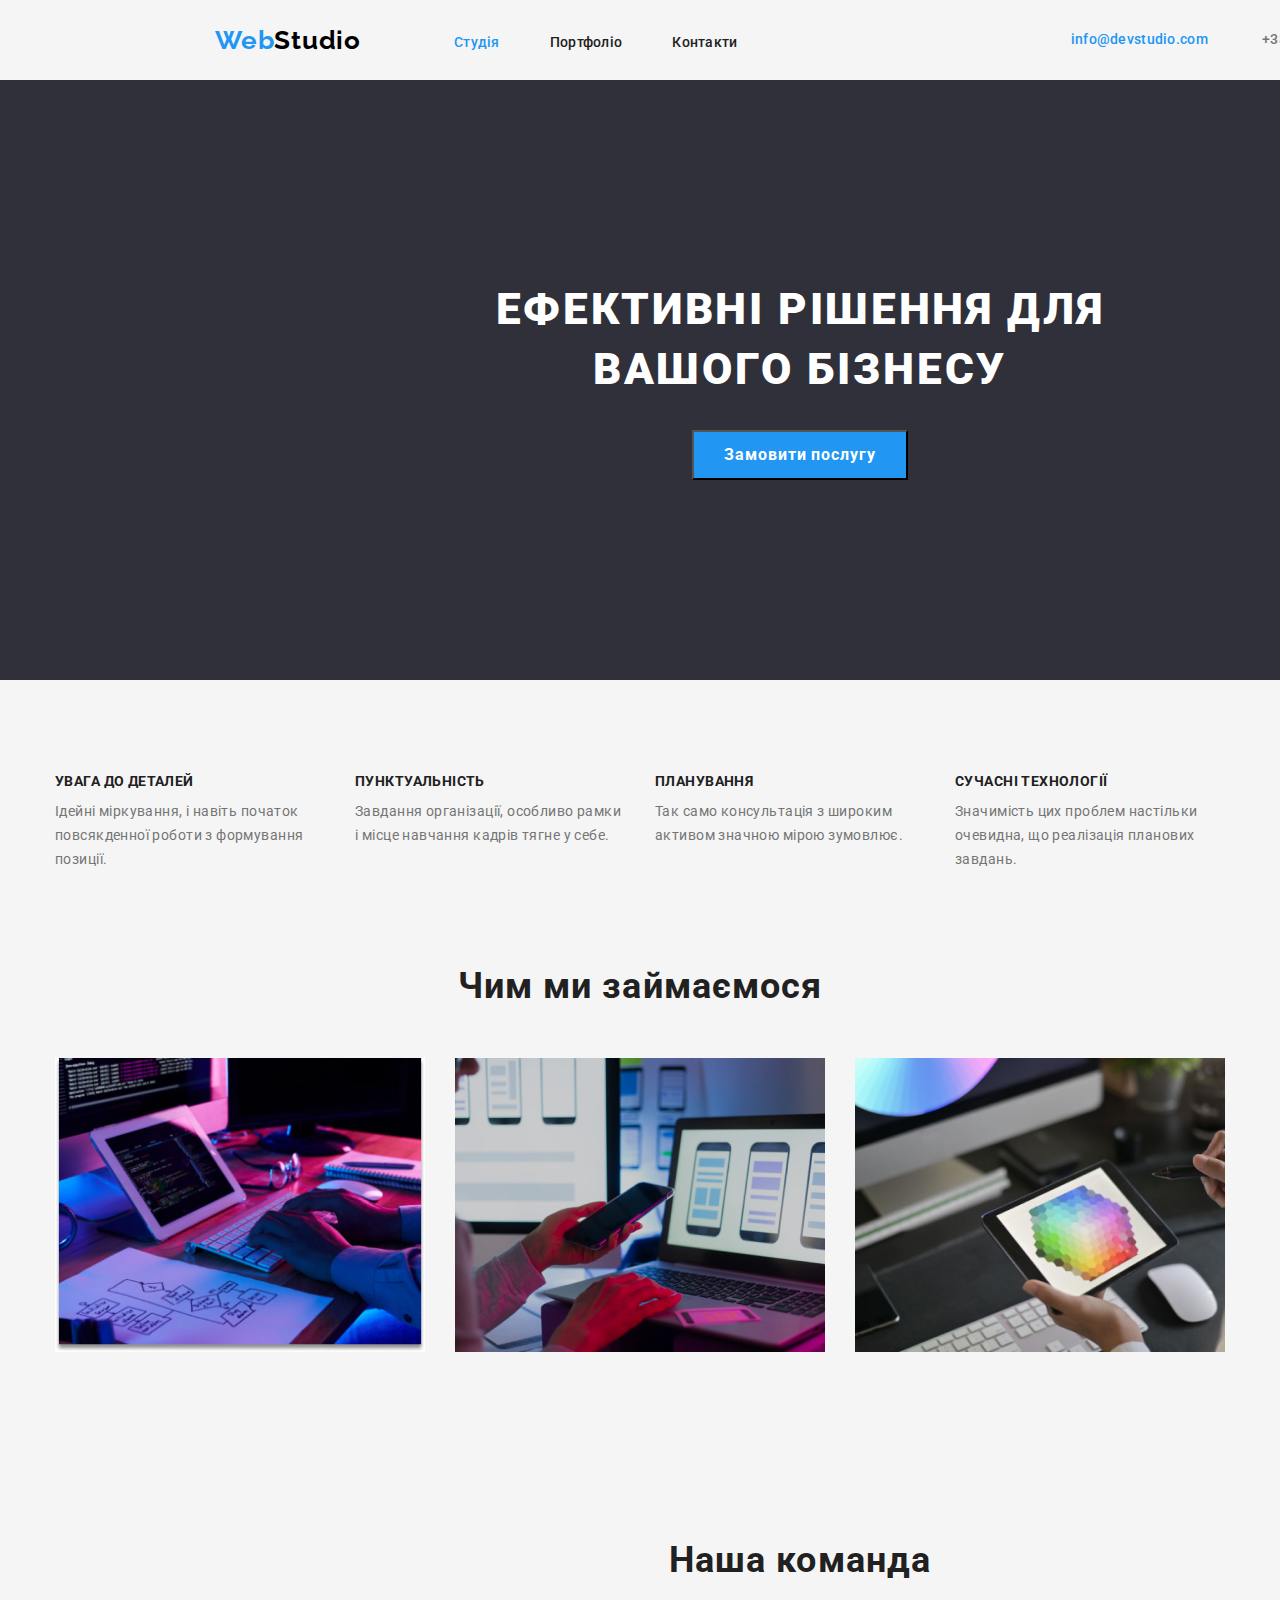
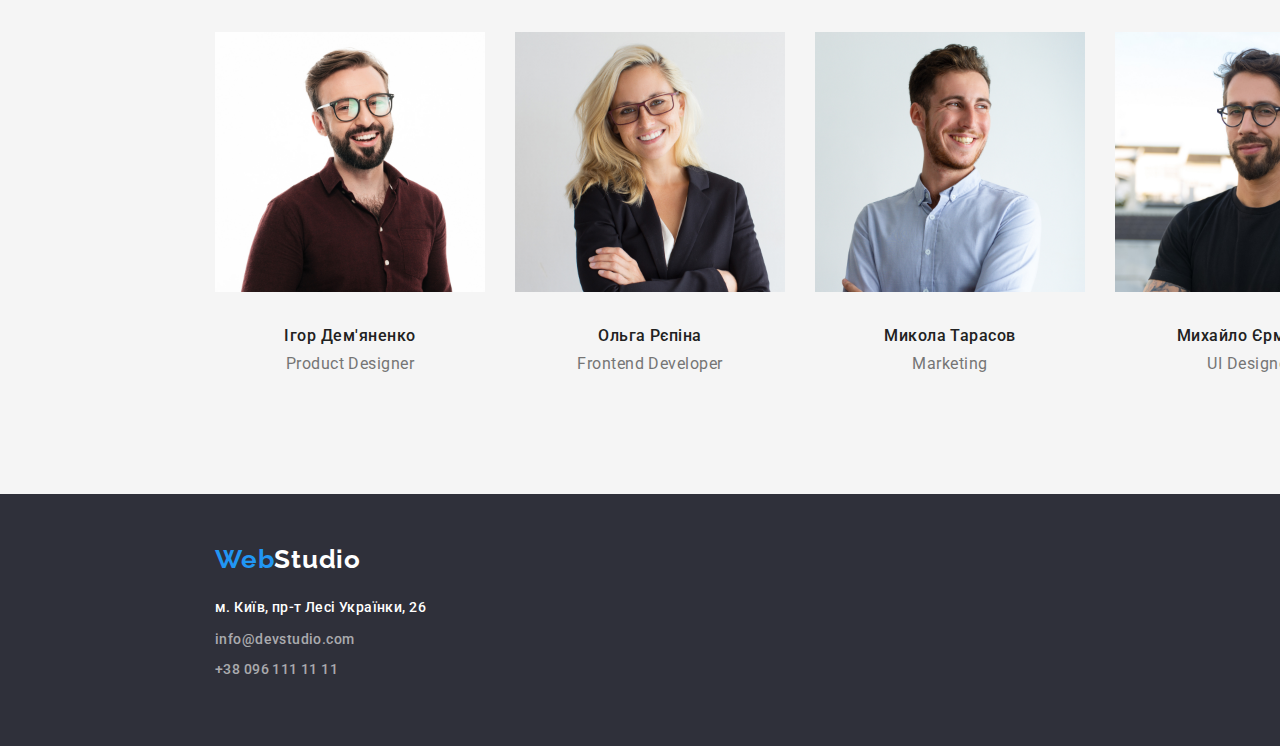
<file: index.html>
<!DOCTYPE html>
<html lang="uk">
<head>
    <meta charset="UTF-8">
    <meta http-equiv="X-UA-Compatible" content="IE=edge">
    <meta name="viewport" content="width=headre, initial-scale=1.0">
    <link rel="stylesheet" href="./css/styles.css">
    <title>Студія</title>
    <link rel="preconnect" href="https://fonts.googleapis.com">
<link rel="preconnect" href="https://fonts.gstatic.com" crossorigin>
<link href="https://fonts.googleapis.com/css2?family=Raleway:wght@700&family=Roboto:wght@400;500;700;900&display=swap" rel="stylesheet">

</head>
<body> <!-- header-->
    <header> 
        <div class="header-container">
            
                <a href="./index.html" class="logo-header">
                Web<span class="studio">Studio</span></a> 
            
            <nav>
                <ul class="site-nav">    <!-- ul список-->
                    <li><a href="./index.html"
                        class="list-html current">Студія</a></li>  
                    <li><a href="./портфоліо.html"
                        class="block box">Портфоліо</a></li>
                    <li><a href="#блок2"
                        class="block">Контакти</a></li>
                </ul>
            </nav>
            <div class="header-contact">
                <a href="mailto:" class="email">info@devstudio.com</a>   
                <a href="tel:+380961111111" class="number">+38 096 111 11 11</a>
            </div>
        </div>
    </header>

    <main>          <!-- main-->
        <section class="main-head"> 
            <div class="main-container">
                <h1 class="section-main">Ефективні рішення для <br>
                    вашого бізнесу</h1>
                <ul>
                    <li>
                        <button type="button" class="button-main">Замовити послугу</button>
                    </li>
                </ul>
            </div>
        </section>

        <section> <!-- descrip -->
            <div class="descrip-main">
                <h2 class="visually-hidden">Галерея</h2> 
                <ul class="descrip-list">    
                    <li class="title-descrip">                   
                        <h3 class="title">УВАГА ДО ДЕТАЛЕЙ</h3>
                        <p class="text">Ідейні міркування, і навіть початок<br>
                            повсякденної роботи з формування<br>
                            позиції.</p>               
                    </li>
                    <li class="title-descrip">                    
                        <h3 class="title">ПУНКТУАЛЬНІСТЬ</h3>
                        <p class="text">Завдання організації, особливо рамки<br>
                            і місце навчання кадрів тягне у себе.</p>              
                    </li>
                    <li class="title-descrip">                    
                        <h3 class="title">ПЛАНУВАННЯ</h3>
                        <p class="text">Так само консультація з широким<br> 
                            активом значною мірою зумовлює.</p>                
                    </li>
                    <li class="title-descrip">                   
                        <h3 class="title">СУЧАСНІ ТЕХНОЛОГІЇ</h3>
                        <p class="text">Значимість цих проблем настільки<br> 
                        очевидна, що реалізація планових<br>
                        завдань.</p>               
                    </li>    
                </ul>
            </div>
        </section>

        <section>  <!-- section-foto-->
            <div class="foto-frame">
                <h2 class="title-img">Чим ми займаємося</h2>
                <ul class="foto-list">    <!-- ul список-->
                    <li><img src="./img/комп_1.jpg" alt="комп_1" width="370" height="294"></li>
                    <li><img src="./img/комп_2.jpg" alt="комп_2" width="370" height="294"></li>
                    <li><img src="./img/комп_3.jpg" alt="комп_3" width="370" height="294"></li>
                    </ul>
            </div>
        </section>

        <section>    <!-- team-->
            <div class="team-professional">
                <h2 class="team-basic">Наша команда</h2>
                <ul class="team-list">    <!-- ul список-->
                    <li class="team-person">
                        <img src="./img/команда1.jpg" alt="команда1" width="270" height="260">
                        <h3 class="first-name">Ігор Дем'яненко</h3>
                        <p class="profession">Product Designer</p>               
                    </li>
                    <li class="team-person">
                        <img src="./img/команда2.jpg" alt="команда2" width="270" height="260">
                        <h3 class="first-name">Ольга Рєпіна</h3>
                        <p class="profession">Frontend Developer</p>              
                    </li>
                    <li class="team-person">
                        <img src="./img/команда3.jpg" alt="команда3" width="270" height="260">
                        <h3 class="first-name">Микола Тарасов</h3>
                        <p class="profession">Marketing</p>                
                    </li>
                    <li class="team-person">
                        <img src="./img/команда4.jpg" alt="команда4" width="270" height="260">
                        <h3 class="first-name">Михайло Єрмаков</h3>
                        <p class="profession">UI Designer</p>               
                    </li>    
                </ul>
            </div>
        </section>

    </main>

    <footer class="footer-name">    <!-- footer-->
        <div class="footer-picture">
            <a href="./index.html" class="logo-footer">
            Web<span class="logo-web">Studio</span></a>     
            
            <address class="address-picture">        
                <a href="https://goo.gl/maps/kxmiB2aWY7ckn5UL8"
                target="_blank" rel="noopener noreferrer nofollow"
                class="footer-address address-size"
                >м. Київ, пр-т Лесі Українки, 26</a>
                <ul>
                    <li class="address-size">
                        <a href="mailto:info@devstudio.com"
                        class="item-footer">info@devstudio.com</a></li>
                    <li class="address-tel">
                        <a href="tel:+380961111111"
                        class="item-footer">+38 096 111 11 11</a></li>            
                </ul>
            </address>
        </div>
    </footer>
</body>
</html>
</file>
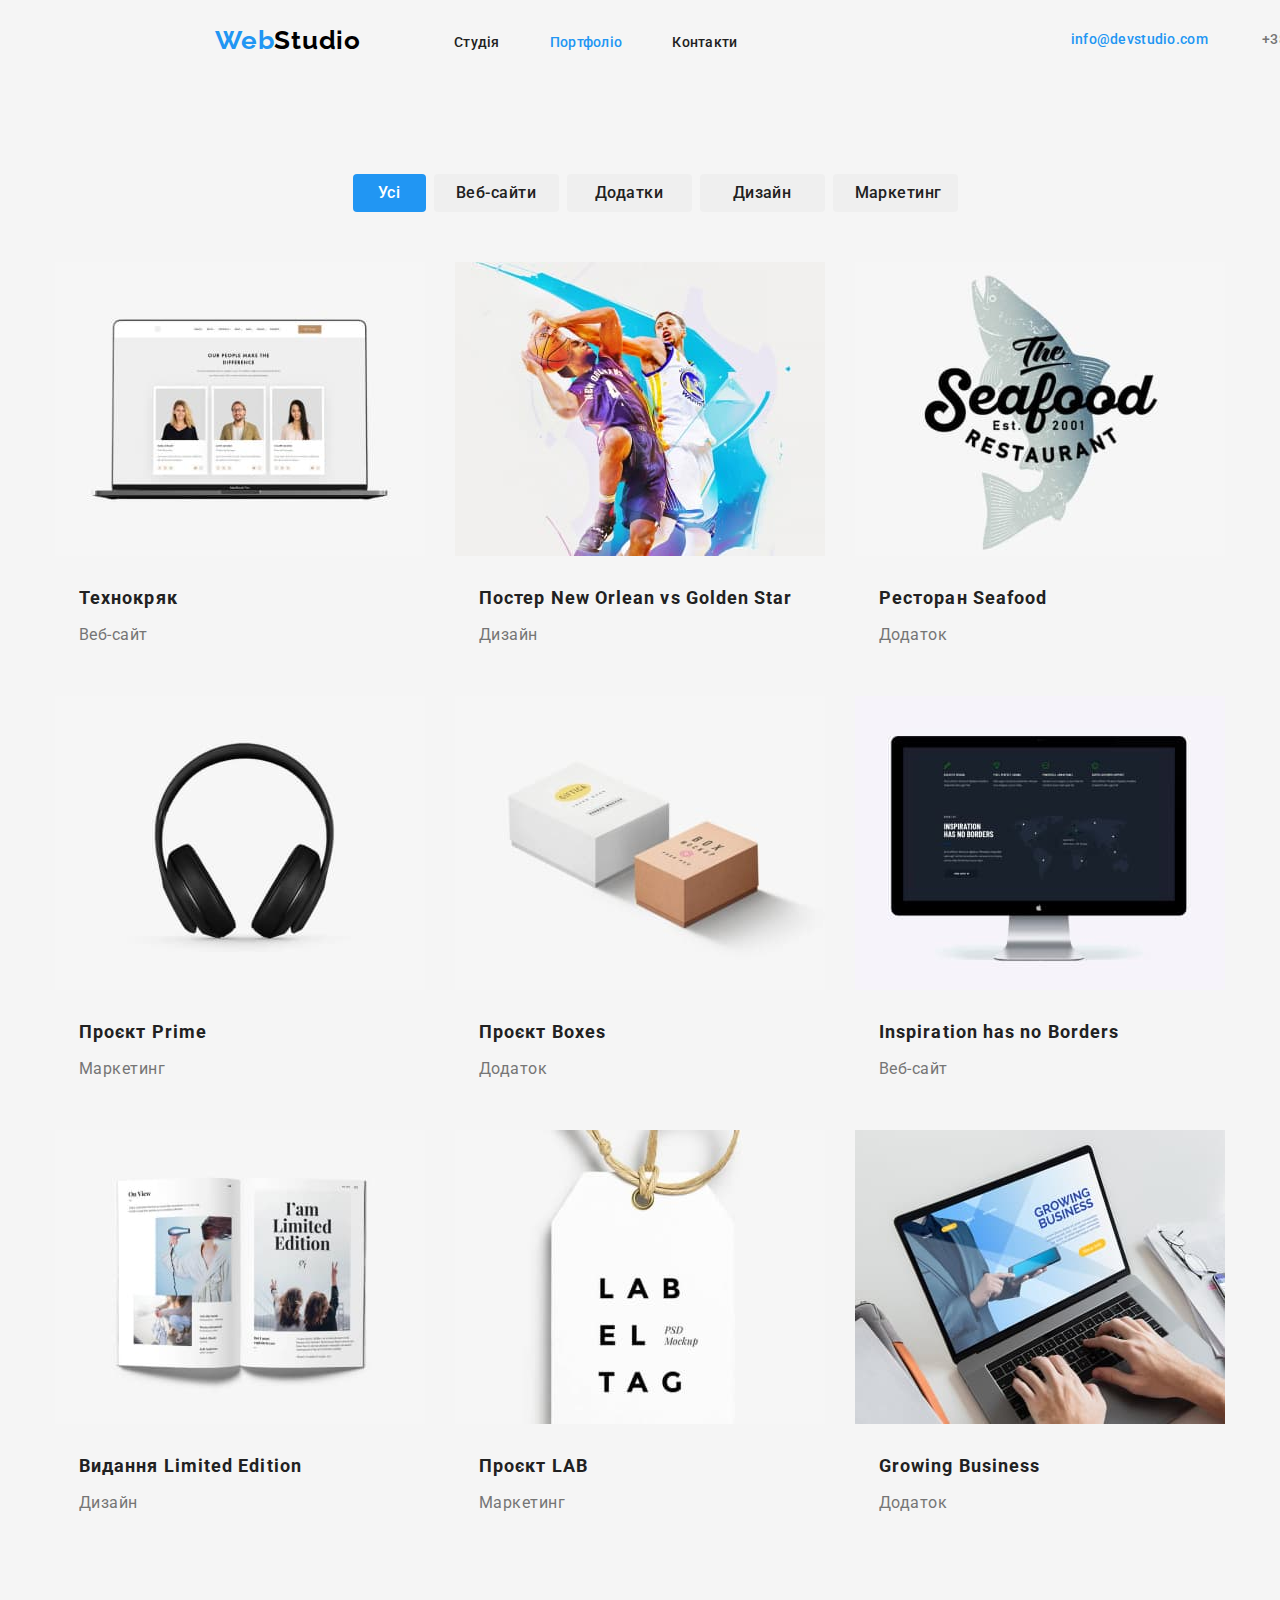
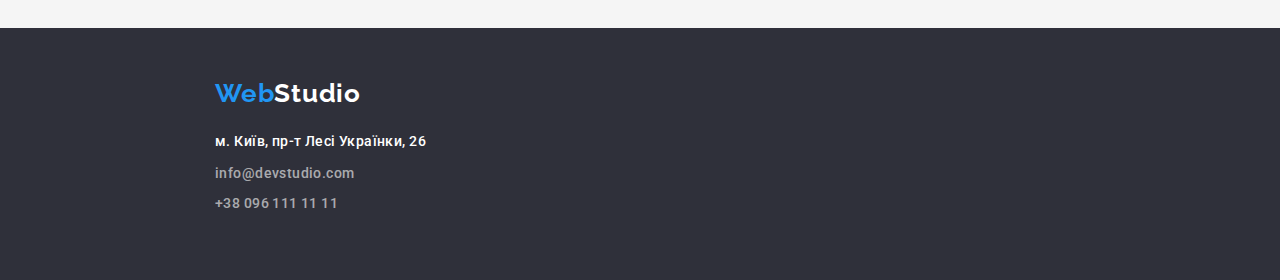
<file: портфоліо.html>
<!DOCTYPE html>
<html lang="en">
<head>
    <meta charset="UTF-8">
    <meta http-equiv="X-UA-Compatible" content="IE=edge">
    <meta name="viewport" content="width=h, initial-scale=1.0">
    <link rel="stylesheet" href="./css/styles.css">
    <title>Портфоліо</title>
    <link rel="preconnect" href="https://fonts.googleapis.com">
<link rel="preconnect" href="https://fonts.gstatic.com" crossorigin>
<link href="https://fonts.googleapis.com/css2?family=Raleway:wght@700&family=Roboto:wght@400;500;700;900&display=swap" rel="stylesheet">

</head>
<body>  <!-- header-->
    <header> 
        <div class="header-container">

            <a href="./index.html" class="logo-header">
            Web<span class="studio">Studio</span></a> 
        
            <nav>
                <ul class="site-nav">    <!-- ul список-->
                    <li><a href="./index.html"
                        class="block">Студія</a></li>  <!-- li елемент списку-->
                    <li><a href="./портфоліо.html"
                        class="list-html current">Портфоліо</a></li>
                    <li><a href="#блок2"
                        class="block">Контакти</a></li>
                </ul>
            </nav>
            <div class="header-contact">
                <a href="mailto:" class="email">info@devstudio.com</a>   
                <a href="tel:+380961111111" class="number">+38 096 111 11 11</a>
            </div>  
        </div>
    </header>

    <main>
         <!-- main-portfolio-->
         <div class="main-portfolio">  
                <div class="list-button">
                    <ul class="button-roster">
                        <li><button type="button" class="button-head current">Усі</button></li>
                        <li><button type="button" class="button-portfolio">Веб-сайти</button></li>
                        <li><button type="button" class="button-portfolio">Додатки</button></li>
                        <li><button type="button" class="button-portfolio">Дизайн</button></li>
                        <li><button type="button" class="button-portfolio">Маркетинг</button></li>
                    </ul>
                </div>
            <section> <!--section-foto-wrap -->
                <ul class="foto-wrap">
                    <li class="foto-item">
                        <img src="./img/project1.jpg" alt="project1" width="370" height="294">
                        <h3 class="project-name">Технокряк</h3>
                        <p class="descr">Веб-сайт</p>
                    </li>
                    <li class="foto-item">
                        <img src="./img/project2.jpg" alt="project2" width="370" height="294">
                        <h3 class="project-name">Постер New Orlean vs Golden Star</h3>
                        <p class="descr">Дизайн</p>
                    </li>
                    <li class="foto-item">
                        <img src="./img/project3.jpg" alt="project3" width="370" height="294">
                        <h3 class="project-name">Ресторан Seafood</h3>
                        <p class="descr">Додаток</p>
                    </li>
                    <li class="foto-item">
                        <img src="./img/project4.jpg" alt="project4" width="370" height="294">
                        <h3 class="project-name">Проєкт Prime</h3>
                        <p class="descr">Маркетинг</p>
                    </li>
                    <li class="foto-item">
                        <img src="./img/project5.jpg" alt="project5" width="370" height="294">
                        <h3 class="project-name">Проєкт Boxes</h3>
                        <p class="descr">Додаток</p>
                    </li>
                    <li class="foto-item">
                        <img src="./img/project6.jpg" alt="project6" width="370" height="294">
                        <h3 class="project-name">Inspiration has no Borders</h3>
                        <p class="descr">Веб-сайт</p>
                    </li>
                    <li class="foto-item">
                        <img src="./img/project7.jpg" alt="project7" width="370" height="294">
                        <h3 class="project-name">Видання Limited Edition</h3>
                        <p class="descr">Дизайн</p>
                    </li>
                    <li class="foto-item">
                        <img src="./img/project8.jpg" alt="project8" width="370" height="294">
                        <h3 class="project-name">Проєкт LAB</h3>
                        <p class="descr">Маркетинг</p>
                    </li>
                    <li class="foto-item">
                        <img src="./img/project9.jpg" alt="project9" width="370" height="294">
                        <h3 class="project-name">Growing Business</h3>
                        <p class="descr">Додаток</p>
                    </li>
                </ul>
            </section>
        </div>
    </main>

    <footer class="footer-name">    <!-- footer-->
        <div class="footer-picture">
            <a href="./index.html" class="logo-footer">
            Web<span class="logo-web">Studio</span></a>     
            
            <address class="address-picture">        
                <a href="https://goo.gl/maps/kxmiB2aWY7ckn5UL8"
                target="_blank" rel="noopener noreferrer nofollow"
                class="footer-address address-size"
                >м. Київ, пр-т Лесі Українки, 26</a>
                <ul>
                    <li class="address-size">
                        <a href="mailto:info@devstudio.com"
                        class="item-footer">info@devstudio.com</a></li>
                    <li class="address-tel">
                        <a href="tel:+380961111111"
                        class="item-footer">+38 096 111 11 11</a></li>            
                </ul>
            </address>
        </div>
    </footer>
</body>
</html>
</file>
<file: css/styles.css>
/* колір осн. текста   #212121 */
/* допоміж. колір текста  #757575 */
/* білий   #FFFFFF */
/* акцент   #2196F3 */
/* втор. колір фона #F5F5F5 */

/* var - функція в css  */

:root {
    --primary-text-color: #757575; /* всі шріфти чорні */
    --title-text-color: #212121;
    --accent-color: #2196F3;
    --white-color: #FFFFFF;
    --primary-white-color: #F5F5F5;

}

body{
    /*background-color: #FFFFFF; */ /* фон документа */
    background-color: var(--primary-white-color);
    color: var(--primary-text-color); 
    font-family: 'Roboto';
} 

/* селектор потомка (всі ссилки а)*/
* {
    margin: 0;  /* cбросити відступи до "0" */
    padding: 0; 
    box-sizing: border-box;     /* */
}

ul{
    list-style: none; /* видалить всі точки перед словами */
}


/* header */

.header-container {
    width: 1600px;
    height: 80px;
    margin: 0 auto;
    display: flex;
    align-items: center;    /* вирівнюємо по центру текст */
    /*justify-content: space-between; /* розтягує по ширині */*/
}



.logo-header{
    font-family: 'Raleway';
    font-weight: 700;
    font-size: 26px;
    line-height: 1.19;
    letter-spacing: 0.03em;
    color: var(--accent-color);
    text-decoration: none;
    margin-left: 215px;
}

.studio{
  

    color: #000000;
}

.site-nav {
    width: 281px;
    height: 16px;
    display: flex;
    gap: 50px;
    margin-left: 93px;
}

.list-html.current{ 
    
    font-weight: 500;
    font-size: 14px;
    line-height: 1.14;
    letter-spacing: 0.02em;
    color: var(--accent-color);
    text-decoration: none;
} 

.list-html:hover {  
    color: var(--title-text-color);
} 

.block{
    font-weight: 500;
    font-size: 14px;
    line-height: 1.14;
    letter-spacing: 0.02em;
    color: var(--title-text-color);
    text-decoration: none;
}

.block:hover {
    color: orange;
}

.header-contact {
    margin-left: auto;
    margin-right: 215px;
}

.email{
    font-weight: 500;
    font-size: 14px;
    line-height: 1.14;
    letter-spacing: 0.02em;
    color: var(--accent-color);
    text-decoration: none;
    margin-right: 50px;
   
}

.number{
    font-weight: 500;
    font-size: 14px;
    line-height: 1.71;
    letter-spacing: 0.03em;
    color: var(--primary-text-color);
    text-decoration: none;
   
}



/* main */

.main-head {
    width: 1600px;
    height: 600px;
    left: 0px;
    background: #2F303A;
    margin: 0 auto;     /* вирівнювання по центру */
    margin-bottom: 94px;
}

.main-container {

}

.section-main {
    font-weight: 900;
    font-size: 44px;
    line-height: 1.36;
    text-align: center;
    letter-spacing: 0.06em;
    text-transform: uppercase;
    color: var(--white-color);
    padding-top: 200px;
    padding-bottom: 30px;
}

.section-main:hover { /*селектор состояния (при наведенні) до всіх */
    color: orange;
}

/*селектор focus (при наведенні) до інтерактивних (кнопки, ссилки, елементи форми) */
/*селектор active (при натиснені) до інтерактивних (кнопки, ссилки, елементи форми) */
 /*селектор current (при наведенні (текущая страница)) до інтерактивних (кнопки, ссилки, елементи форми) */

/* .section-main:active { 
    color: rgb(255, 0, 0, 0.8);  
}  */

/* .section-main:current { 
    color: rgb(255, 0, 0, 0.8);  
}  */

/*  color: rgb(255, 0, 0, 0.8);  4 цифра - прозрачность в % */

.button-main {
    font-family: 'Roboto';
    font-weight: 700;
    font-size: 16px;
    line-height: 1,87;
    text-align: center;
    letter-spacing: 0.06em;
    background-color: var(--accent-color);
    color: var(--white-color);
    width: 216px;
    height: 50px;
    margin-left: 692px;
}

/*descrip*/
                /*прихований заголовок*/

.descrip-main {
    
    width: 1170px;
    height: 98px;
    margin: 0 auto;
    margin-bottom: 94px;
}

.visually-hidden{
    position: absolute;
    white-space: nowrap;
    width: 1px;
    height: 1px;
    overflow: hidden;
    border: 0;
    padding: 0;
    clip: rect(0 0 0 0);
    clip-path: inset(50%);
    margin: -1px;
}

.descrip-list {
    display: flex;
    gap: 30px;
}

.title-descrip {
    width: 270px;
}

.title{
    font-weight: 700;
    font-size: 14px;
    line-height: 1.14;
    letter-spacing: 0.03em;
    text-transform: uppercase;
    color: var(--title-text-color);
    margin-bottom: 10px;
}

.text{
    font-weight: 400;
    font-size: 14px;
    line-height: 1.71;
    letter-spacing: 0.03em;
    color: var(--primary-text-color);
}

/*section-foto*/

.foto-frame {
    width: 1170px;
    height: 386px;
    margin: 0 auto;
    margin-bottom: 94px;
}

.title-img{
    font-weight: 700;
    font-size: 36px;
    line-height: 1.16;
    text-align: center;
    letter-spacing: 0.03em;
    color: var(--title-text-color);
    margin-bottom: 50px;
}

.foto-list {
    display: flex;
    gap: 30px;
}

/*team*/

.team-professional {
    width: 1600px;
    height: 648px;
    margin: 0 auto;         /*розміщення по середині*/
}

.team-basic {
    font-weight: 700;
    font-size: 36px;
    line-height: 1.16;
    text-align: center;
    letter-spacing: 0.03em;
    color: var(--title-text-color);
    margin-bottom: 50px;
    padding-top: 94px;
}

.team-list {
    width: 1170px;
    height: 368px;
    display: flex;      /*розміщення в ряд*/
    gap: 30px;          /*відступ від обекта до наступного 30px*/
    margin: 0 auto;
    margin-bottom: 94px;
}

.team-person {
    width: calc((100%-90px) / 4);
    height: 368px;
}

.first-name {
    font-weight: 500;
    font-size: 16px;
    line-height: 19px;
    text-align: center;
    letter-spacing: 0.03em;
    color: var(--title-text-color);
    margin-top: 30px;
}

.profession {
    font-weight: 400;
    font-size: 16px;
    line-height: 1.18;
    text-align: center;
    letter-spacing: 0.03em;
    color: var(--primary-text-color);
    margin-top: 10px;
}

/*footer*/

.footer-name {
    left: 0px;
    width: 1600px;
    height: 252px;
    left: 0px;
    margin: 0 auto;
    background: #2F303A;
}

.footer-picture {
   padding-top: 50px;

}

.logo-footer{
    font-family: 'Raleway';
    font-weight: 700;
    font-size: 26px;
    line-height: 1.19;
    letter-spacing: 0.03em;
    color: var(--accent-color);
    text-decoration: none;
    margin-left: 215px;
    
}

.logo-web{
    color: var(--white-color);
}

.address-picture {
    margin-left: 215px;
    margin-top: 20px;
    width: 231px;
    height: 21px;
}

.footer-address{
    font-style: normal;   /*лише для тега адреси*/
    font-weight: 500;
    font-size: 14px;
    line-height: 24px;
    letter-spacing: 0.03em;
    color: var(--white-color);
    text-decoration: none;
}

.address-size {
    width: 231px;
    height: 21px;
    margin-top: 9px;
}

.address-tel {
    width: 231px;
    height: 21px;
    margin-top: 9px;
}

.item-footer{
    font-style: normal;
    font-weight: 500;
    font-size: 14px;
    line-height: 1.71;
    letter-spacing: 0.03em;
    color: rgba(255, 255, 255, 0.6);
    text-decoration: none;
}



/* main-portfolio */

.main-portfolio {
    width: 1170px;
    height: 1360px;
    margin: 0 auto;
    margin-top: 94px;
    margin-bottom: 94px;
}

.list-button {
    width: 575px;
    height: 54px;
    margin: 0 auto;
    margin-bottom: 34px;
    
}

.button-roster {
    display: flex;
    gap: 8px;   
}



.button-head.current { 
    font-family: 'Roboto';
    font-weight: 500;
    font-size: 16px;
    line-height: 1.62;
    text-align: center;
    letter-spacing: 0.03em;
    color: var(--white-color);
    background-color: var(--accent-color);
    width: 73px;
    height: 38px;
    padding: 6px 25px;
    border: none;
    border-radius: 4px;
} 

.button-portfolio {
    font-family: 'Roboto';
    font-weight: 500;
    font-size: 16px;
    line-height: 1.62;
    text-align: center;
    letter-spacing: 0.03em;
    color: var(--title-text-color);
    width: 125px;
    height: 38px;
    padding: 6px 22px;
    border: none;           /*прибирає контур кнопки*/
    white-space: nowrap;     /*не розбивати на 2 строки*/
    border-radius: 4px;
}

.button-portfolio:hover, :focus {  
    color: var(--white-color);
    background-color: var(--accent-color);
} 



/*section-foto-wrap*/

.foto-wrap {
    display: flex;
    gap: 30px;
    flex-wrap: wrap;
}

.project-name {
    font-weight: 700;
    font-size: 18px;
    line-height: 2;
    letter-spacing: 0.06em;
    color: var(--title-text-color);
    width: 322px;
    height: 36px;
    margin-top: 20px;
    margin-left: 24px;
}

.descr {
    font-weight: 400;
    font-size: 16px;
    line-height: 1.87;
    letter-spacing: 0.03em;
    color: var(--primary-text-color);
    width: 322px;
    height: 30px;
    margin-top: 4px;
    margin-left: 24px;
}

.foto-item {
    width: 370px;
    height: 404px;
    /* width: calc((100%-60px) / 3); */
}
</file>
